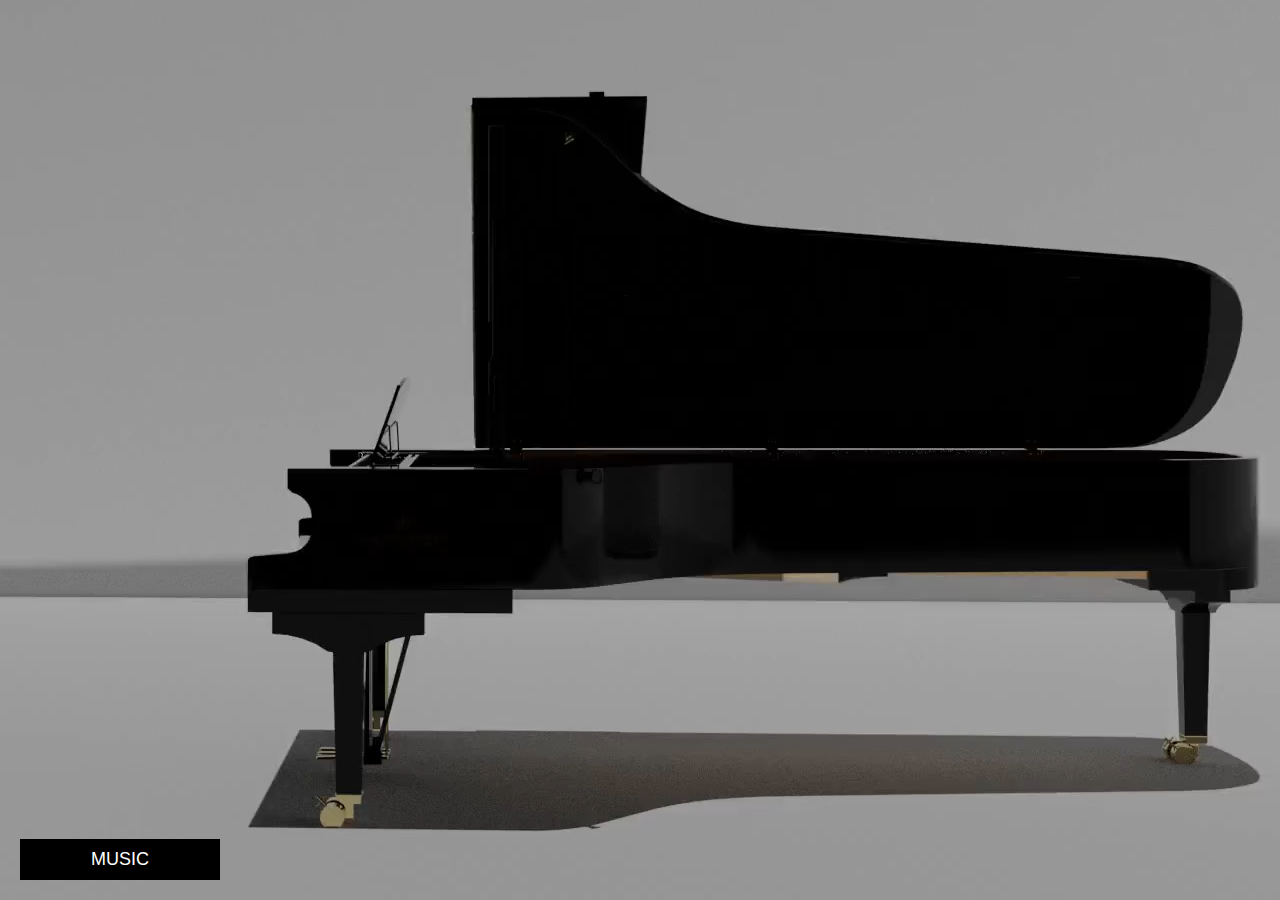
<file: test.html>
<!DOCTYPE html>
<html>
<head>
<meta name="viewport" content="width=device-width, initial-scale=1">
<style>
* {
  box-sizing: border-box;
}

body {
  margin: 0;
  font-family: Arial;
  font-size: 17px;
}

#myVideo {
  position: fixed;
  right: 0;
  bottom: 0;
  min-width: 100%; 
  min-height: 100%;
}

.content {
  position: fixed;
  bottom: 0;
  color: #f1f1f1;
  width: 100%;
  padding: 20px;
}

#myBtn {
  width: 200px;
  font-size: 18px;
  padding: 10px;
  border: none;
  background: #000;
  color: #fff;
  cursor: pointer;
}

#myBtn:hover {
  background: #ddd;
  color: black;
}
</style>
</head>
<body>

<video muted id="myVideo">
  <source src="piano.mp4" type="video/mp4">
</video>

<div class="content">
    <button id="myBtn" onclick="myFunction()">MUSIC</button>
</div>

<script>
var video = document.getElementById("myVideo");
var btn = document.getElementById("myBtn");

function myFunction() {
  if (video.paused) {
    video.play();
    btn.innerHTML = "Pause";
  } else {
    video.pause();
    btn.innerHTML = "Play";
  }
}
</script>

</body>
</html>
</file>
